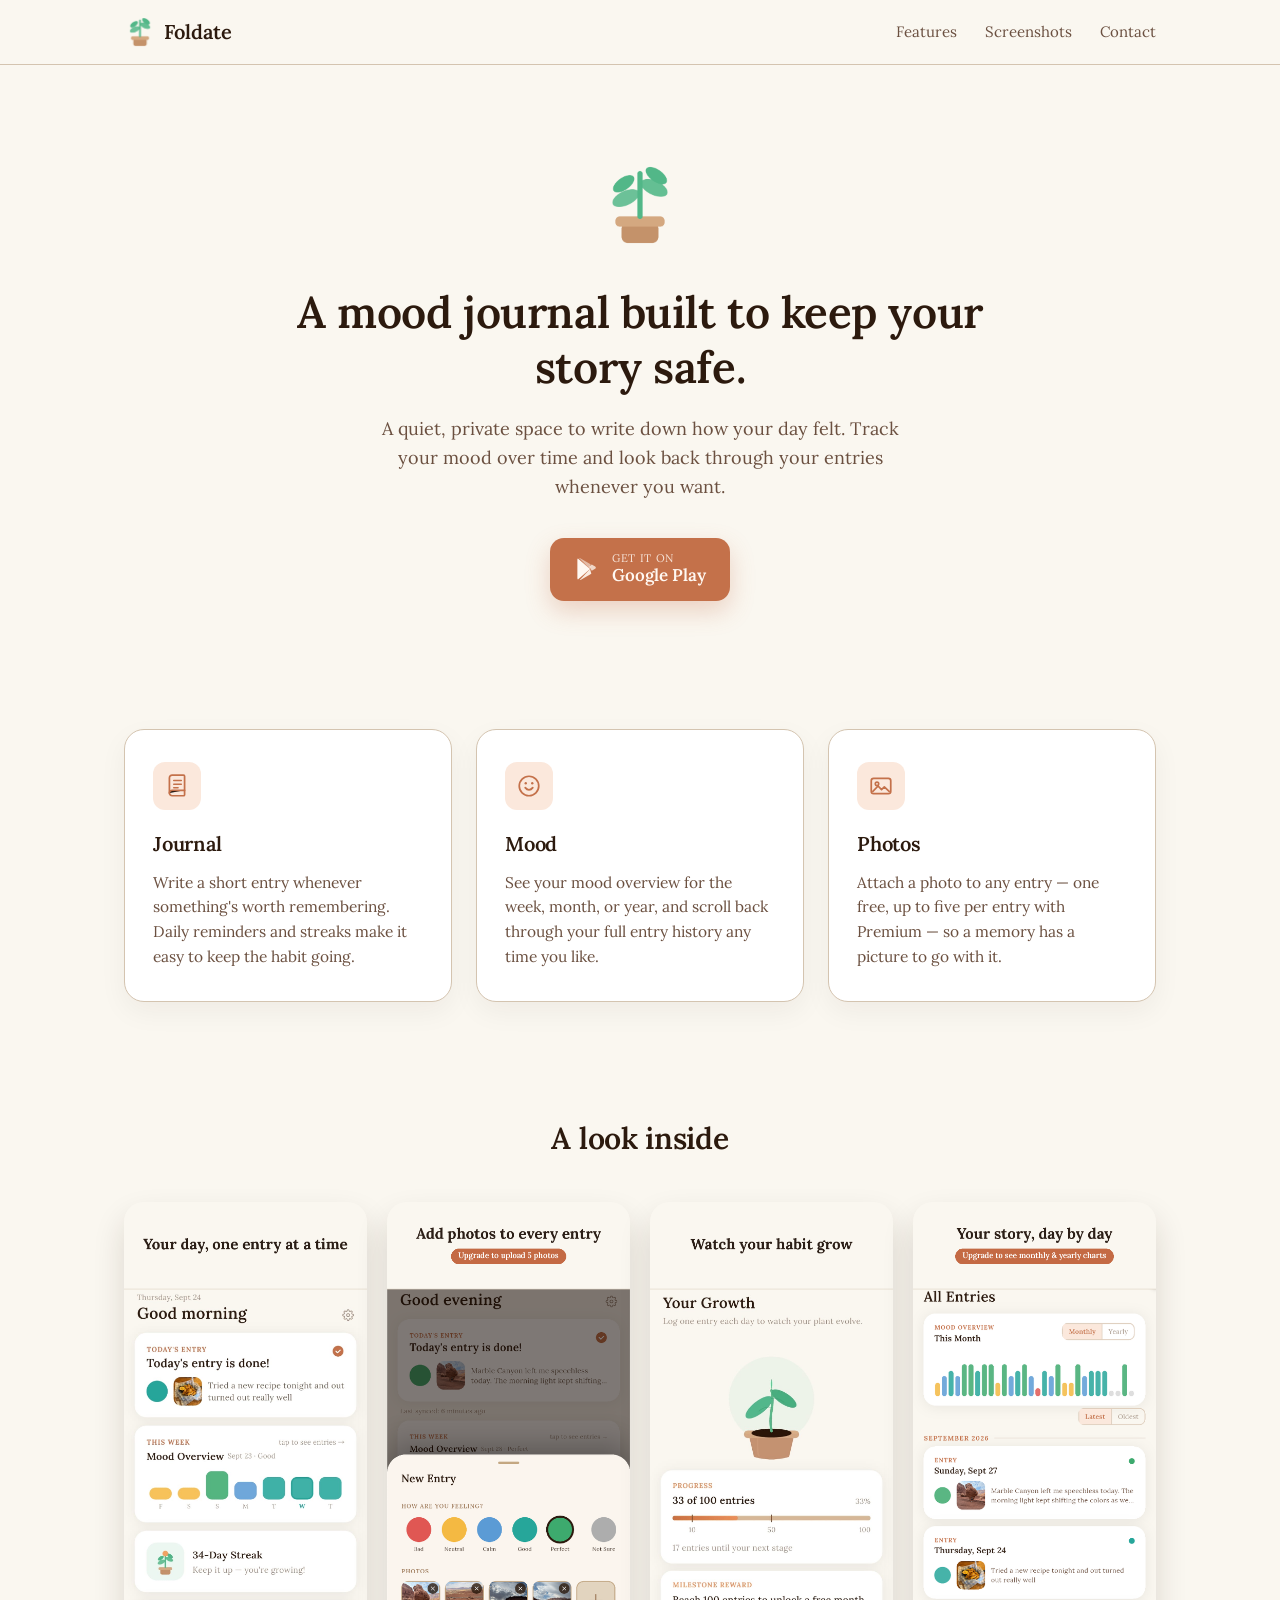
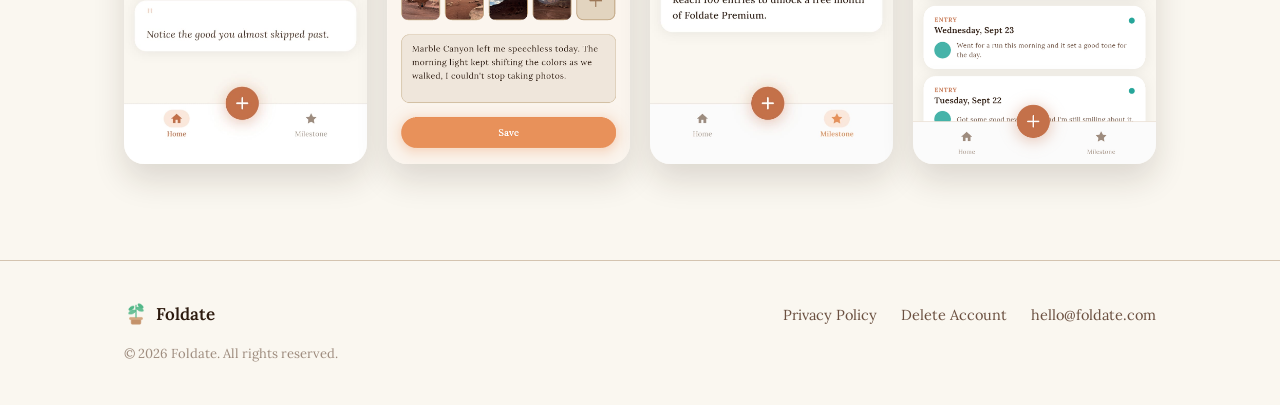
<file: index.html>
<!doctype html>
<html lang="en">
<head>
  <meta charset="UTF-8" />
  <meta name="viewport" content="width=device-width, initial-scale=1.0" />
  <title>Foldate — A mood journal built to keep your story safe.</title>
  <meta name="description" content="Foldate is a quiet, private space to write down how your day felt, track your mood over time, and look back whenever you want." />
  <link rel="icon" type="image/png" href="assets/logo.png" />
  <link rel="preconnect" href="https://fonts.googleapis.com" />
  <link rel="preconnect" href="https://fonts.gstatic.com" crossorigin />
  <link href="https://fonts.googleapis.com/css2?family=Lora:ital,wght@0,400;0,500;0,600;0,700;1,400&display=swap" rel="stylesheet" />
  <link rel="stylesheet" href="style.css" />
</head>
<body>

  <header class="topbar">
    <div class="wrap topbar-inner">
      <a class="brand" href="#top">
        <img class="brand-mark" src="assets/logo.png" alt="" width="32" height="32" />
        <span class="brand-word">Foldate</span>
      </a>
      <nav class="topnav">
        <a href="#features">Features</a>
        <a href="#screenshots">Screenshots</a>
        <a href="mailto:hello@foldate.com">Contact</a>
      </nav>
    </div>
  </header>

  <main>
    <section class="hero" id="top">
      <div class="wrap hero-inner">
        <img class="hero-logo" src="assets/logo.png" alt="Foldate logo" width="88" height="88" />
        <h1>A mood journal built to keep your story safe.</h1>
        <p class="hero-sub">
          A quiet, private space to write down how your day felt. Track your
          mood over time and look back through your entries whenever you want.
        </p>

        <a class="store-cta" href="https://play.google.com/store/apps/details?id=com.foldate.app"
           target="_blank" rel="noopener">
          <svg class="store-cta-icon" viewBox="0 0 24 24" aria-hidden="true">
            <path d="M3.6 2.4 14.8 12 3.6 21.6c-.3-.2-.5-.6-.5-1V3.4c0-.4.2-.8.5-1Z" fill="currentColor"/>
            <path d="m16.4 13.6 3.1-1.8c.9-.5.9-1.7 0-2.2l-3.1-1.8L14.1 10z" fill="currentColor" opacity=".75"/>
            <path d="M14.8 12 4.6 1.9c.2-.1.5-.1.7 0l10 5.8z" fill="currentColor" opacity=".55"/>
            <path d="M14.8 12 5.3 22.1c.2.1.5.1.7 0l10-5.8z" fill="currentColor" opacity=".9"/>
          </svg>
          <span class="store-cta-text">
            <small>Get it on</small>
            Google Play
          </span>
        </a>
      </div>
    </section>

    <section class="features" id="features">
      <div class="wrap">
        <div class="feature-grid">
          <article class="feature-card">
            <span class="feature-icon" aria-hidden="true">
              <svg viewBox="0 0 24 24"><path d="M5 4.5A2.5 2.5 0 0 1 7.5 2H18a1 1 0 0 1 1 1v17a1 1 0 0 1-1 1H7.5A2.5 2.5 0 0 1 5 18.5v-14Z" fill="none" stroke="currentColor" stroke-width="1.6" stroke-linejoin="round"/><path d="M5 18.5A2.5 2.5 0 0 1 7.5 16H19" stroke="currentColor" stroke-width="1.6" stroke-linecap="round"/><path d="M9 7h7M9 10.3h7M9 13.6h4" stroke="currentColor" stroke-width="1.4" stroke-linecap="round"/></svg>
            </span>
            <h3>Journal</h3>
            <p>Write a short entry whenever something's worth remembering. Daily reminders and streaks make it easy to keep the habit going.</p>
          </article>

          <article class="feature-card">
            <span class="feature-icon" aria-hidden="true">
              <svg viewBox="0 0 24 24"><circle cx="12" cy="12" r="9" fill="none" stroke="currentColor" stroke-width="1.6"/><path d="M8.5 13.5c1 1.3 2.1 2 3.5 2s2.5-.7 3.5-2" stroke="currentColor" stroke-width="1.6" stroke-linecap="round" fill="none"/><circle cx="9" cy="9.5" r="1.1" fill="currentColor"/><circle cx="15" cy="9.5" r="1.1" fill="currentColor"/></svg>
            </span>
            <h3>Mood</h3>
            <p>See your mood overview for the week, month, or year, and scroll back through your full entry history any time you like.</p>
          </article>

          <article class="feature-card">
            <span class="feature-icon" aria-hidden="true">
              <svg viewBox="0 0 24 24"><rect x="3" y="5" width="18" height="14" rx="2.2" fill="none" stroke="currentColor" stroke-width="1.6"/><circle cx="8.3" cy="10" r="1.6" fill="none" stroke="currentColor" stroke-width="1.5"/><path d="m4.5 17 4.8-5 3.2 3.4 2.6-2.6 4.4 4.2" fill="none" stroke="currentColor" stroke-width="1.6" stroke-linecap="round" stroke-linejoin="round"/></svg>
            </span>
            <h3>Photos</h3>
            <p>Attach a photo to any entry — one free, up to five per entry with Premium — so a memory has a picture to go with it.</p>
          </article>
        </div>
      </div>
    </section>

    <section class="screenshots" id="screenshots">
      <div class="wrap">
        <h2>A look inside</h2>
        <div class="shot-row">
          <div class="shot-frame">
            <img src="images/screenshot-home.png" alt="Foldate home screen with today's entry, mood overview, and streak" loading="lazy" />
          </div>
          <div class="shot-frame">
            <img src="images/screenshot-new-entry.png" alt="Adding photos to a new journal entry in Foldate" loading="lazy" />
          </div>
          <div class="shot-frame">
            <img src="images/screenshot-growth.png" alt="Foldate's growth screen tracking entry milestones and streaks" loading="lazy" />
          </div>
          <div class="shot-frame">
            <img src="images/screenshot-all-entries.png" alt="All entries screen with mood overview chart in Foldate" loading="lazy" />
          </div>
        </div>
      </div>
    </section>
  </main>

  <footer class="footer">
    <div class="wrap footer-inner">
      <div class="footer-brand">
        <img class="brand-mark" src="assets/logo.png" alt="" width="24" height="24" />
        <span>Foldate</span>
      </div>
      <nav class="footer-links">
        <a href="privacy-policy.html">Privacy Policy</a>
        <a href="delete-account.html">Delete Account</a>
        <a href="mailto:hello@foldate.com">hello@foldate.com</a>
      </nav>
      <p class="footer-copy">&copy; 2026 Foldate. All rights reserved.</p>
    </div>
  </footer>

</body>
</html>
</file>
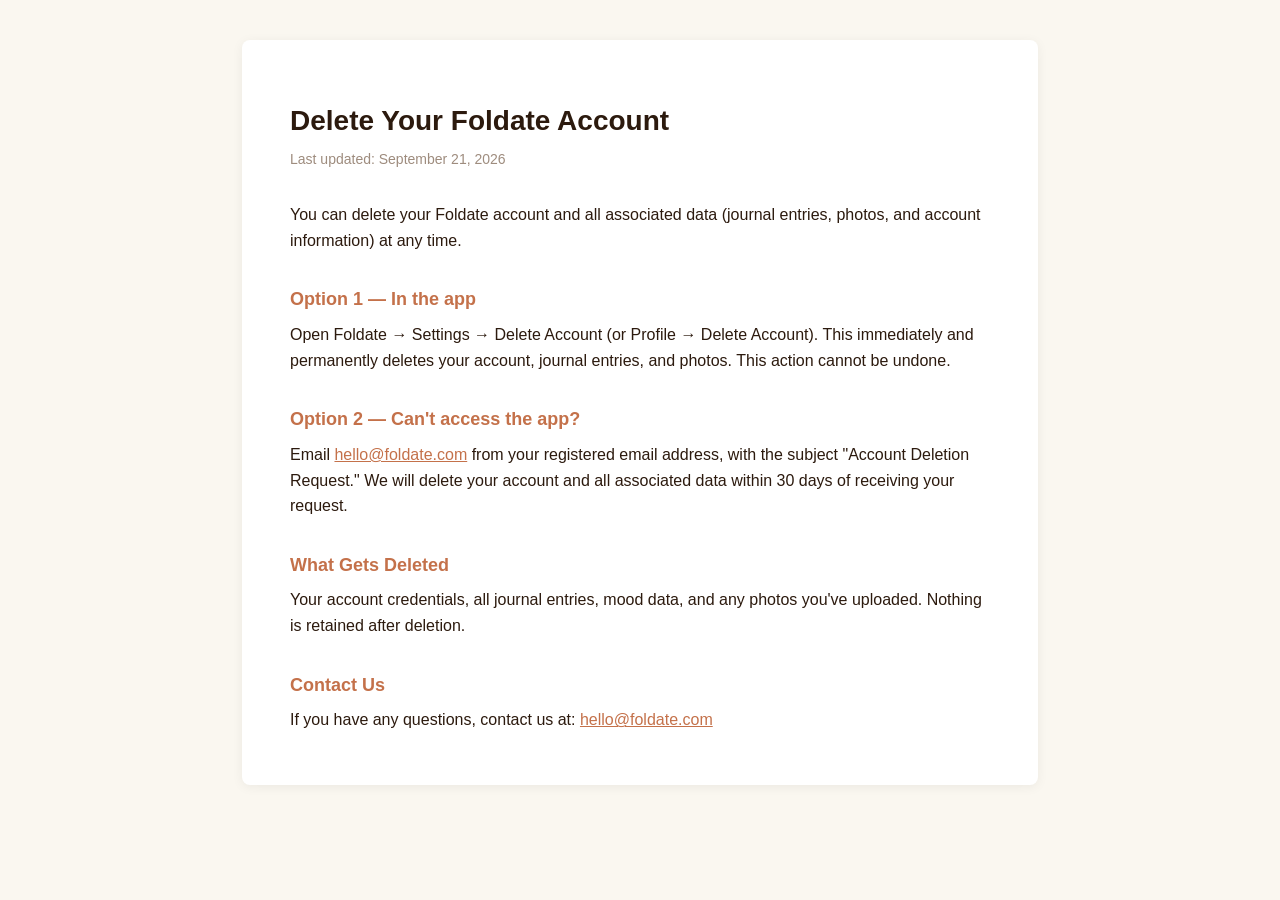
<file: delete-account.html>
<!DOCTYPE html>
<html lang="en">
<head>
<meta charset="UTF-8">
<meta name="viewport" content="width=device-width, initial-scale=1.0">
<title>Delete Your Foldate Account</title>
<style>
  body {
    font-family: -apple-system, BlinkMacSystemFont, "Segoe UI", Roboto, Helvetica, Arial, sans-serif;
    color: #2c1a0e;
    background: #faf7f0;
    margin: 0;
    padding: 40px 20px;
    line-height: 1.6;
  }
  main {
    max-width: 700px;
    margin: 0 auto;
    background: #ffffff;
    padding: 40px 48px;
    border-radius: 8px;
    box-shadow: 0 2px 12px rgba(0, 0, 0, 0.06);
  }
  h1 {
    font-size: 28px;
    margin-bottom: 4px;
  }
  .updated {
    color: #9e8c7e;
    font-size: 14px;
    margin-bottom: 32px;
  }
  h2 {
    font-size: 18px;
    margin-top: 32px;
    margin-bottom: 8px;
    color: #c4714a;
  }
  p {
    margin: 0 0 12px;
  }
  ul {
    margin: 0 0 12px;
    padding-left: 22px;
  }
  li {
    margin-bottom: 6px;
  }
  a {
    color: #c4714a;
  }
</style>
</head>
<body>
<main>
  <h1>Delete Your Foldate Account</h1>
  <p class="updated">Last updated: September 21, 2026</p>

  <p>You can delete your Foldate account and all associated data (journal entries, photos, and account information) at any time.</p>

  <h2>Option 1 &mdash; In the app</h2>
  <p>Open Foldate &rarr; Settings &rarr; Delete Account (or Profile &rarr; Delete Account). This immediately and permanently deletes your account, journal entries, and photos. This action cannot be undone.</p>

  <h2>Option 2 &mdash; Can't access the app?</h2>
  <p>Email <a href="mailto:hello@foldate.com">hello@foldate.com</a> from your registered email address, with the subject "Account Deletion Request." We will delete your account and all associated data within 30 days of receiving your request.</p>

  <h2>What Gets Deleted</h2>
  <p>Your account credentials, all journal entries, mood data, and any photos you've uploaded. Nothing is retained after deletion.</p>

  <h2>Contact Us</h2>
  <p>If you have any questions, contact us at: <a href="mailto:hello@foldate.com">hello@foldate.com</a></p>
</main>
</body>
</html>
</file>
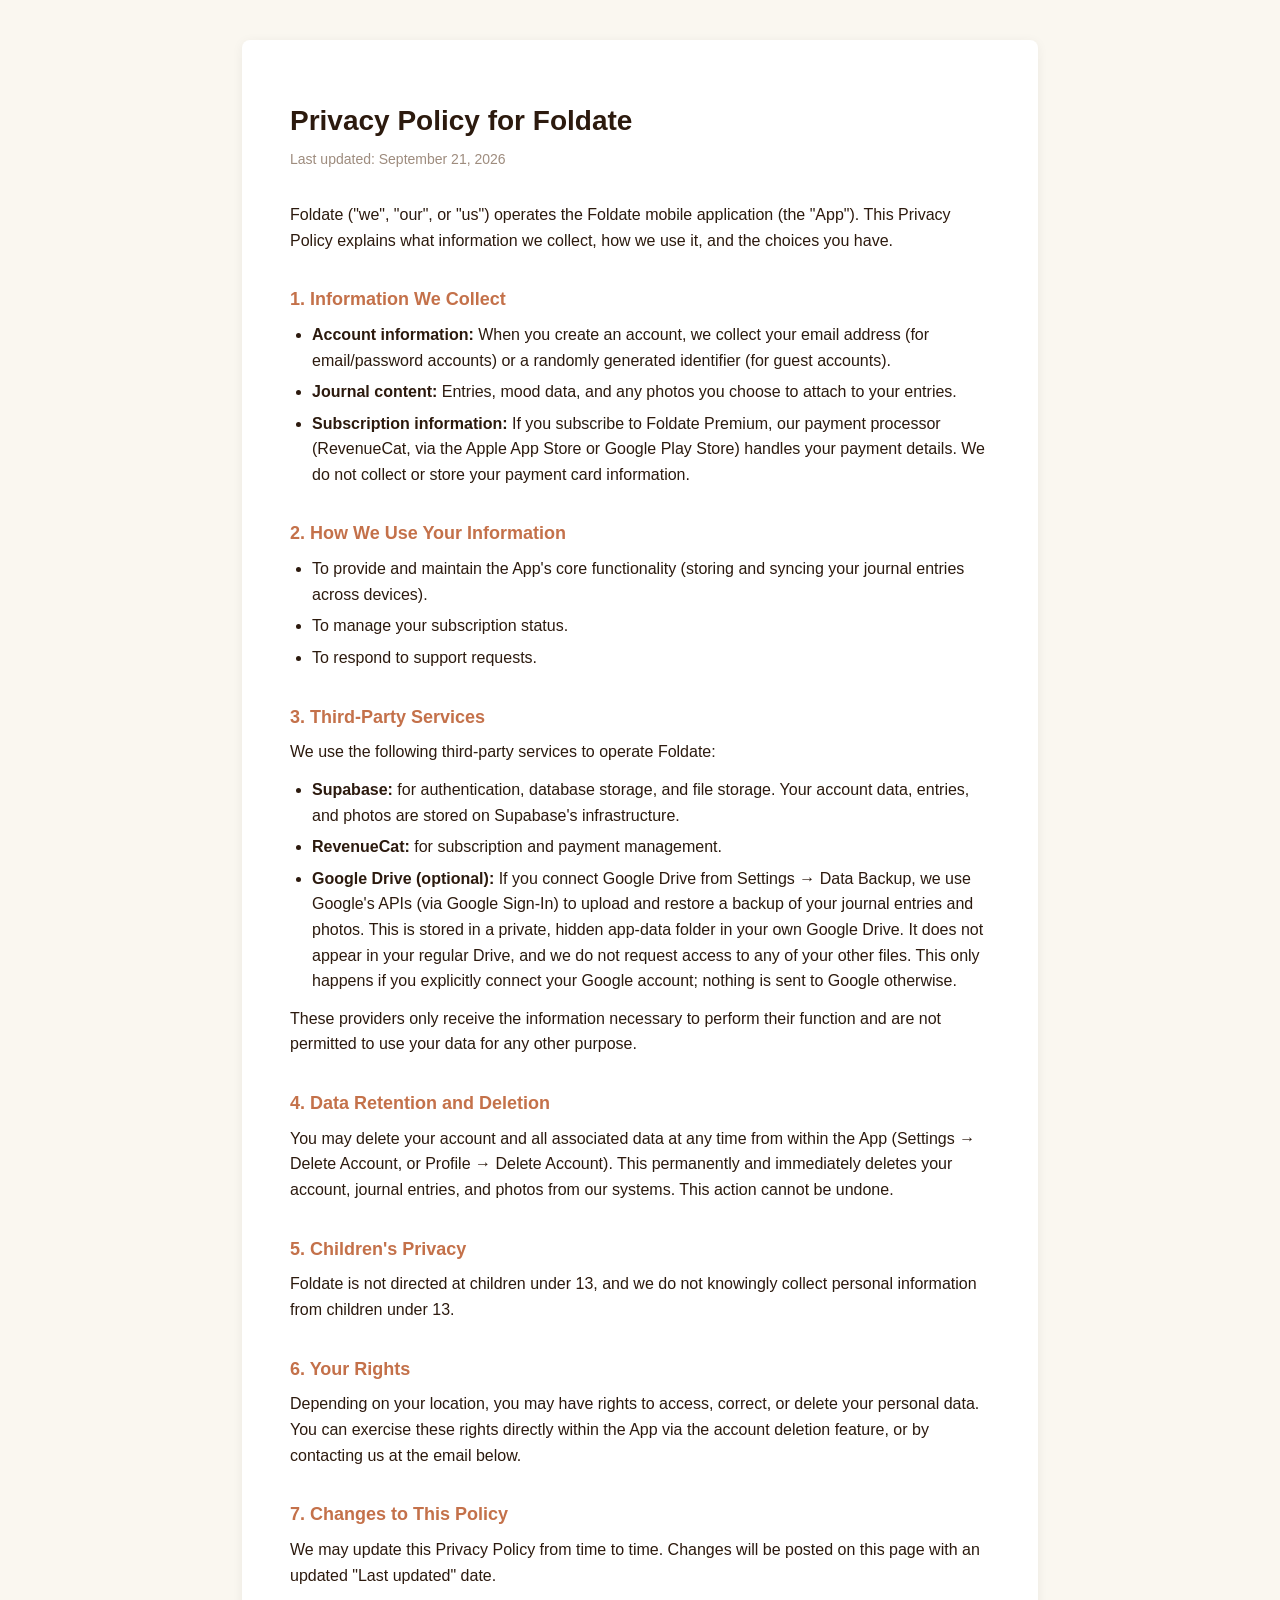
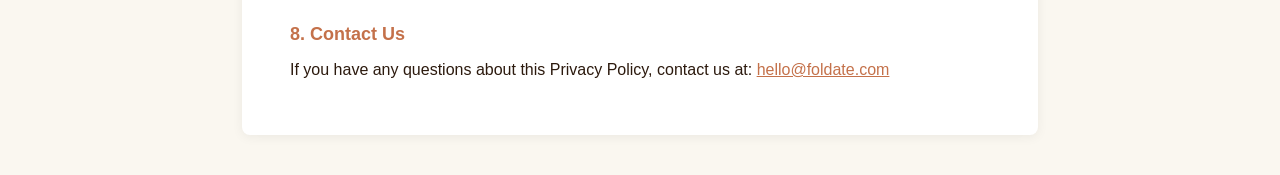
<file: privacy-policy.html>
<!DOCTYPE html>
<html lang="en">
<head>
<meta charset="UTF-8">
<meta name="viewport" content="width=device-width, initial-scale=1.0">
<title>Privacy Policy for Foldate</title>
<style>
  body {
    font-family: -apple-system, BlinkMacSystemFont, "Segoe UI", Roboto, Helvetica, Arial, sans-serif;
    color: #2c1a0e;
    background: #faf7f0;
    margin: 0;
    padding: 40px 20px;
    line-height: 1.6;
  }
  main {
    max-width: 700px;
    margin: 0 auto;
    background: #ffffff;
    padding: 40px 48px;
    border-radius: 8px;
    box-shadow: 0 2px 12px rgba(0, 0, 0, 0.06);
  }
  h1 {
    font-size: 28px;
    margin-bottom: 4px;
  }
  .updated {
    color: #9e8c7e;
    font-size: 14px;
    margin-bottom: 32px;
  }
  h2 {
    font-size: 18px;
    margin-top: 32px;
    margin-bottom: 8px;
    color: #c4714a;
  }
  p {
    margin: 0 0 12px;
  }
  ul {
    margin: 0 0 12px;
    padding-left: 22px;
  }
  li {
    margin-bottom: 6px;
  }
  a {
    color: #c4714a;
  }
</style>
</head>
<body>
<main>
  <h1>Privacy Policy for Foldate</h1>
  <p class="updated">Last updated: September 21, 2026</p>

  <p>Foldate ("we", "our", or "us") operates the Foldate mobile application (the "App"). This Privacy Policy explains what information we collect, how we use it, and the choices you have.</p>

  <h2>1. Information We Collect</h2>
  <ul>
    <li><strong>Account information:</strong> When you create an account, we collect your email address (for email/password accounts) or a randomly generated identifier (for guest accounts).</li>
    <li><strong>Journal content:</strong> Entries, mood data, and any photos you choose to attach to your entries.</li>
    <li><strong>Subscription information:</strong> If you subscribe to Foldate Premium, our payment processor (RevenueCat, via the Apple App Store or Google Play Store) handles your payment details. We do not collect or store your payment card information.</li>
  </ul>

  <h2>2. How We Use Your Information</h2>
  <ul>
    <li>To provide and maintain the App's core functionality (storing and syncing your journal entries across devices).</li>
    <li>To manage your subscription status.</li>
    <li>To respond to support requests.</li>
  </ul>

  <h2>3. Third-Party Services</h2>
  <p>We use the following third-party services to operate Foldate:</p>
  <ul>
    <li><strong>Supabase:</strong> for authentication, database storage, and file storage. Your account data, entries, and photos are stored on Supabase's infrastructure.</li>
    <li><strong>RevenueCat:</strong> for subscription and payment management.</li>
    <li><strong>Google Drive (optional):</strong> If you connect Google Drive from Settings &rarr; Data Backup, we use Google's APIs (via Google Sign-In) to upload and restore a backup of your journal entries and photos. This is stored in a private, hidden app-data folder in your own Google Drive. It does not appear in your regular Drive, and we do not request access to any of your other files. This only happens if you explicitly connect your Google account; nothing is sent to Google otherwise.</li>
  </ul>
  <p>These providers only receive the information necessary to perform their function and are not permitted to use your data for any other purpose.</p>

  <h2>4. Data Retention and Deletion</h2>
  <p>You may delete your account and all associated data at any time from within the App (Settings &rarr; Delete Account, or Profile &rarr; Delete Account). This permanently and immediately deletes your account, journal entries, and photos from our systems. This action cannot be undone.</p>

  <h2>5. Children's Privacy</h2>
  <p>Foldate is not directed at children under 13, and we do not knowingly collect personal information from children under 13.</p>

  <h2>6. Your Rights</h2>
  <p>Depending on your location, you may have rights to access, correct, or delete your personal data. You can exercise these rights directly within the App via the account deletion feature, or by contacting us at the email below.</p>

  <h2>7. Changes to This Policy</h2>
  <p>We may update this Privacy Policy from time to time. Changes will be posted on this page with an updated "Last updated" date.</p>

  <h2>8. Contact Us</h2>
  <p>If you have any questions about this Privacy Policy, contact us at: <a href="mailto:hello@foldate.com">hello@foldate.com</a></p>
</main>
</body>
</html>
</file>
<file: style.css>
/* Foldate marketing site — tokens lifted from the app's own theme
   (lib/features/onboarding/onboarding_theme.dart: OnboardingColors,
   onboardingLora). Keep these in sync if the app's palette changes. */
:root {
  --primary: #C4714A;
  --glow: #E8915A;
  --background: #FAF7F0;
  --ink: #2C1A0E;
  --body: #6B5040;
  --muted: #9E8C7E;
  --border: #D4C4B0;
  --leaf: #52B788;
  --card-bg: #FFFFFF;

  --max-width: 1080px;
}

* { box-sizing: border-box; }

html { scroll-behavior: smooth; }

body {
  margin: 0;
  background: var(--background);
  color: var(--body);
  font-family: 'Lora', Georgia, 'Times New Roman', serif;
  font-size: 17px;
  line-height: 1.6;
  -webkit-font-smoothing: antialiased;
}

h1, h2, h3 {
  color: var(--ink);
  font-weight: 600;
  margin: 0;
  letter-spacing: -0.01em;
}

a { color: inherit; }

.wrap {
  max-width: var(--max-width);
  margin: 0 auto;
  padding: 0 24px;
}

/* ---------- Top bar ---------- */

.topbar {
  position: sticky;
  top: 0;
  z-index: 10;
  background: rgba(250, 247, 240, 0.92);
  backdrop-filter: blur(8px);
  border-bottom: 1px solid var(--border);
}

.topbar-inner {
  display: flex;
  align-items: center;
  justify-content: space-between;
  height: 64px;
}

.brand {
  display: flex;
  align-items: center;
  gap: 8px;
  text-decoration: none;
}

.brand-mark { display: block; }

.brand-word {
  font-weight: 600;
  font-size: 20px;
  color: var(--ink);
}

.topnav {
  display: flex;
  gap: 28px;
}

.topnav a {
  text-decoration: none;
  color: var(--body);
  font-size: 15px;
}

.topnav a:hover { color: var(--primary); }

/* ---------- Hero ---------- */

.hero {
  padding: 96px 0 72px;
  text-align: center;
}

.hero-logo {
  margin-bottom: 28px;
}

.hero h1 {
  font-size: 44px;
  line-height: 1.25;
  max-width: 720px;
  margin: 0 auto;
}

.hero-sub {
  max-width: 540px;
  margin: 20px auto 0;
  font-size: 18px;
  color: var(--body);
}

.store-cta {
  display: inline-flex;
  align-items: center;
  gap: 12px;
  margin-top: 36px;
  padding: 14px 24px;
  border-radius: 14px;
  background: var(--primary);
  color: #FFF8F2;
  text-decoration: none;
  font-family: 'Lora', serif;
  box-shadow: 0 10px 24px rgba(196, 113, 74, 0.28);
  transition: transform 0.15s ease, box-shadow 0.15s ease, background 0.15s ease;
}

.store-cta:hover {
  background: var(--glow);
  transform: translateY(-1px);
  box-shadow: 0 14px 28px rgba(196, 113, 74, 0.34);
}

.store-cta--soon {
  cursor: default;
  background: var(--muted);
  box-shadow: none;
}

.store-cta--soon:hover {
  background: var(--muted);
  transform: none;
  box-shadow: none;
}

.store-cta-icon {
  width: 26px;
  height: 26px;
  flex: none;
}

.store-cta-text {
  display: flex;
  flex-direction: column;
  align-items: flex-start;
  line-height: 1.25;
  font-size: 17px;
  font-weight: 600;
}

.store-cta-text small {
  font-size: 11px;
  font-weight: 400;
  text-transform: uppercase;
  letter-spacing: 0.06em;
  opacity: 0.85;
}

/* ---------- Features ---------- */

.features {
  padding: 56px 0 88px;
}

.feature-grid {
  display: grid;
  grid-template-columns: repeat(3, 1fr);
  gap: 24px;
}

.feature-card {
  background: var(--card-bg);
  border: 1px solid var(--border);
  border-radius: 20px;
  padding: 32px 28px;
  box-shadow: 0 10px 28px rgba(44, 26, 14, 0.05);
}

.feature-icon {
  display: inline-flex;
  align-items: center;
  justify-content: center;
  width: 48px;
  height: 48px;
  border-radius: 12px;
  background: #FBE8DC;
  color: var(--primary);
  margin-bottom: 18px;
}

.feature-icon svg {
  width: 26px;
  height: 26px;
}

.feature-card h3 {
  font-size: 20px;
  margin-bottom: 10px;
}

.feature-card p {
  margin: 0;
  color: var(--body);
  font-size: 15.5px;
}

/* ---------- Screenshots ---------- */

.screenshots {
  padding: 24px 0 96px;
  text-align: center;
}

.screenshots h2 {
  font-size: 30px;
  margin-bottom: 40px;
}

.shot-row {
  display: grid;
  grid-template-columns: repeat(4, 1fr);
  gap: 20px;
}

.shot-frame {
  border-radius: 20px;
  overflow: hidden;
  box-shadow: 0 16px 32px rgba(44, 26, 14, 0.14);
  line-height: 0;
}

.shot-frame img {
  display: block;
  width: 100%;
  height: auto;
}

/* ---------- Footer ---------- */

.footer {
  border-top: 1px solid var(--border);
  padding: 40px 0;
}

.footer-inner {
  display: flex;
  flex-wrap: wrap;
  align-items: center;
  justify-content: space-between;
  gap: 16px;
}

.footer-brand {
  display: flex;
  align-items: center;
  gap: 8px;
  font-weight: 600;
  color: var(--ink);
}

.footer-links {
  display: flex;
  flex-wrap: wrap;
  gap: 24px;
  font-size: 14.5px;
}

.footer-links a {
  text-decoration: none;
  color: var(--body);
}

.footer-links a:hover { color: var(--primary); }

.footer-copy {
  width: 100%;
  margin: 0;
  font-size: 13px;
  color: var(--muted);
}

/* ---------- Mobile ---------- */

@media (max-width: 760px) {
  .topnav { display: none; }

  .hero { padding: 64px 0 56px; }
  .hero h1 { font-size: 32px; }
  .hero-sub { font-size: 16px; }

  .feature-grid { grid-template-columns: 1fr; }

  .shot-row {
    grid-template-columns: repeat(2, 1fr);
  }

  .footer-inner { flex-direction: column; align-items: flex-start; }
}

@media (max-width: 420px) {
  .shot-row { grid-template-columns: 1fr 1fr; gap: 14px; }
}
</file>
